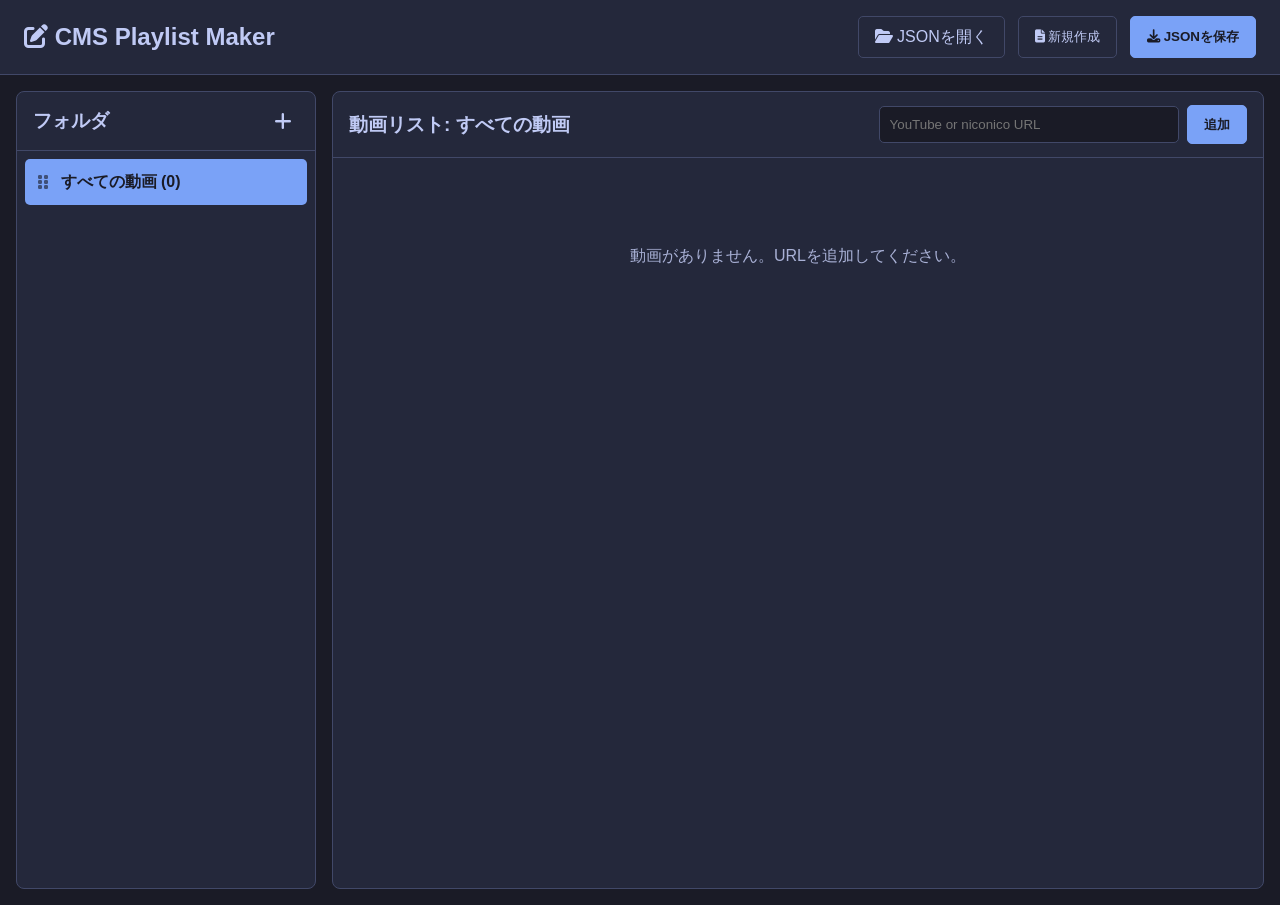
<file: make.html>
<!DOCTYPE html>
<html lang="ja">
<head>
    <meta charset="UTF-8">
    <meta name="viewport" content="width=device-width, initial-scale=1.0">
    <title>CMS Playlist Maker</title>
    <link rel="stylesheet" href="https://cdnjs.cloudflare.com/ajax/libs/font-awesome/6.4.0/css/all.min.css">
</head>
  <style>
    :root {
    --bg-color: #1a1b26;
    --panel-color: #24283b;
    --border-color: #414868;
    --text-color: #c0caf5;
    --sub-text-color: #a9b1d6;
    --primary-color: #7aa2f7;
    --danger-color: #f7768e;
    --success-color: #9ece6a;
    --font-family: 'Segoe UI', 'Meiryo', sans-serif;
}

/* --- Base Styles --- */
body, html {
    margin: 0;
    padding: 0;
    width: 100%;
    height: 100vh;
    font-family: var(--font-family);
    background-color: var(--bg-color);
    color: var(--text-color);
    overflow: hidden;
    font-size: 16px;
    box-sizing: border-box;
}
*, *:before, *:after { box-sizing: inherit; }

.hidden { display: none !important; }

/* --- Header --- */
header {
    display: flex;
    justify-content: space-between;
    align-items: center;
    padding: 1rem 1.5rem;
    background-color: var(--panel-color);
    border-bottom: 1px solid var(--border-color);
    flex-shrink: 0;
}
header h1 {
    margin: 0;
    font-size: 1.5rem;
}
.header-actions {
    display: flex;
    gap: 0.8rem;
}

/* --- Main Layout --- */
.editor-container {
    display: flex;
    gap: 1rem;
    padding: 1rem;
    height: calc(100vh - 70px); /* 70px is header height */
}
.panel {
    background-color: var(--panel-color);
    border-radius: 8px;
    border: 1px solid var(--border-color);
    display: flex;
    flex-direction: column;
    overflow: hidden;
}
.panel-header {
    display: flex;
    justify-content: space-between;
    align-items: center;
    padding: 0.8rem 1rem;
    border-bottom: 1px solid var(--border-color);
    flex-shrink: 0;
}
.panel-header h2 {
    margin: 0;
    font-size: 1.2rem;
}
.folder-panel {
    width: 300px;
    flex-shrink: 0;
}
.items-panel {
    flex-grow: 1;
}

/* --- Lists --- */
.list-container {
    overflow-y: auto;
    padding: 0.5rem;
    height: 100%;
}
.list-item {
    display: flex;
    align-items: center;
    padding: 0.8rem;
    margin-bottom: 0.5rem;
    background-color: rgba(0,0,0,0.2);
    border-radius: 5px;
    cursor: grab;
    transition: background-color 0.2s;
    user-select: none;
}
.list-item:hover {
    background-color: rgba(122, 162, 247, 0.2);
}
.list-item.active {
    background-color: var(--primary-color);
    color: var(--bg-color);
    font-weight: bold;
}
.list-item.dragging {
    opacity: 0.5;
    background: var(--border-color);
}
.drag-handle {
    margin-right: 0.8rem;
    opacity: 0.6;
}
.list-item-content {
    flex-grow: 1;
    overflow: hidden;
    text-overflow: ellipsis;
    white-space: nowrap;
}
.item-thumb {
    width: 80px;
    height: 45px;
    object-fit: cover;
    border-radius: 4px;
    margin-right: 1rem;
    flex-shrink: 0;
}
.item-info {
    display: flex;
    flex-direction: column;
    gap: 0.2rem;
    min-width: 0;
}
.item-info .title { font-size: 1rem; font-weight: 500; }
.item-info .channel { font-size: 0.8rem; opacity: 0.8; }

.empty-state {
    text-align: center;
    padding: 4rem;
    color: var(--sub-text-color);
}

/* --- Forms & Buttons --- */
.btn {
    padding: 0.6rem 1rem;
    border-radius: 5px;
    border: 1px solid var(--border-color);
    background-color: var(--panel-color);
    color: var(--text-color);
    cursor: pointer;
    font-weight: 500;
    transition: all 0.2s;
}
.btn:hover {
    border-color: var(--primary-color);
    color: var(--primary-color);
}
.btn.btn-primary {
    background-color: var(--primary-color);
    border-color: var(--primary-color);
    color: var(--bg-color);
    font-weight: bold;
}
.btn.btn-primary:hover {
    filter: brightness(1.2);
}
.btn-icon {
    background: none;
    border: none;
    color: var(--text-color);
    font-size: 1.2rem;
    cursor: pointer;
    padding: 0.4rem;
    border-radius: 50%;
    width: 32px;
    height: 32px;
}
.btn-icon:hover {
    background-color: var(--border-color);
}
.btn-delete { color: var(--danger-color); }
.btn-edit { color: var(--sub-text-color); }

.item-actions {
    display: flex;
    gap: 0.5rem;
    align-items: center;
}
#input-video-url {
    padding: 0.6rem;
    border: 1px solid var(--border-color);
    border-radius: 5px;
    background-color: var(--bg-color);
    color: var(--text-color);
    width: 300px;
}

/* --- Toast Notification --- */
.toast {
    position: fixed;
    bottom: -100px;
    left: 50%;
    transform: translateX(-50%);
    padding: 1rem 1.5rem;
    border-radius: 8px;
    color: #fff;
    font-weight: bold;
    transition: bottom 0.5s ease-in-out;
    z-index: 1000;
}
.toast.show { bottom: 20px; }
.toast.success { background-color: var(--success-color); }
.toast.error { background-color: var(--danger-color); }
.toast.info { background-color: var(--primary-color); }

/* --- Responsive (Mobile) --- */
@media (max-width: 768px) {
    header { flex-direction: column; gap: 1rem; }
    .editor-container { flex-direction: column; height: calc(100vh - 125px); }
    .folder-panel { width: 100%; height: 200px; }
    #input-video-url { width: 100%; }
    .item-actions { width: 100%; }
}
  </style>
<body>

    <header>
        <h1><i class="fas fa-edit"></i> CMS Playlist Maker</h1>
        <div class="header-actions">
            <label for="import-json" class="btn"><i class="fas fa-folder-open"></i> JSONを開く</label>
            <input type="file" id="import-json" accept=".json,application/json" class="hidden">
            <button id="btn-new" class="btn"><i class="fas fa-file-alt"></i> 新規作成</button>
            <button id="btn-export" class="btn btn-primary"><i class="fas fa-download"></i> JSONを保存</button>
        </div>
    </header>

    <main class="editor-container">
        <!-- Folder Column -->
        <aside class="panel folder-panel">
            <div class="panel-header">
                <h2>フォルダ</h2>
                <button id="btn-add-folder" class="btn-icon" title="新しいフォルダを作成"><i class="fas fa-plus"></i></button>
            </div>
            <div id="folder-list" class="list-container">
                <!-- Folders will be rendered here by JS -->
            </div>
        </aside>

        <!-- Items Column -->
        <section class="panel items-panel">
            <div class="panel-header">
                <h2 id="current-folder-title">動画リスト</h2>
                <div class="item-actions">
                    <input type="text" id="input-video-url" placeholder="YouTube or niconico URL">
                    <button id="btn-add-video" class="btn btn-primary">追加</button>
                </div>
            </div>
            <div id="item-list" class="list-container">
                <div class="empty-state">
                    <p>左のメニューからフォルダを選択するか、新しい動画を追加してください。</p>
                </div>
            </div>
        </section>
    </main>

    <!-- Toast Notification -->
    <div id="toast" class="toast"></div>
<script>
document.addEventListener('DOMContentLoaded', () => {

    // --- STATE ---
    let mediaItems = [];
    let folderSettings = [];
    let currentFolder = '__all';

    // --- DOM ELEMENTS ---
    const importInput = document.getElementById('import-json');
    const btnNew = document.getElementById('btn-new');
    const btnExport = document.getElementById('btn-export');
    const btnAddFolder = document.getElementById('btn-add-folder');
    const btnAddVideo = document.getElementById('btn-add-video');
    const folderListEl = document.getElementById('folder-list');
    const itemListEl = document.getElementById('item-list');
    const urlInput = document.getElementById('input-video-url');
    const currentFolderTitleEl = document.getElementById('current-folder-title');
    const toastEl = document.getElementById('toast');

    // --- INITIALIZATION ---
    init();

    function init() {
        // Event Listeners
        importInput.addEventListener('change', handleFileImport);
        btnNew.addEventListener('click', handleNewPlaylist);
        btnExport.addEventListener('click', handleExport);
        btnAddFolder.addEventListener('click', handleAddFolder);
        btnAddVideo.addEventListener('click', fetchAndAddVideo);
        urlInput.addEventListener('keypress', (e) => {
            if (e.key === 'Enter') fetchAndAddVideo();
        });

        setupDragAndDrop();
        renderAll();
    }

    // --- RENDER FUNCTIONS ---
    function renderAll() {
        renderFolders();
        renderItems();
    }

    function renderFolders() {
        folderListEl.innerHTML = '';
        
        // Add "All Videos" virtual folder
        const allVideosItem = createFolderItem('__all', 'すべての動画');
        folderListEl.appendChild(allVideosItem);

        // Render user folders
        folderSettings.sort((a, b) => a.order - b.order).forEach(folder => {
            const folderItem = createFolderItem(folder.folderName);
            folderListEl.appendChild(folderItem);
        });
    }
    
    function createFolderItem(name, displayName = null) {
        const div = document.createElement('div');
        div.className = 'list-item';
        div.dataset.folderName = name;
        div.draggable = (name !== '__all');

        const itemCount = (name === '__all')
            ? mediaItems.length
            : mediaItems.filter(item => (item.folders || []).includes(name)).length;

        div.innerHTML = `
            <i class="fas fa-grip-vertical drag-handle"></i>
            <div class="list-item-content">${displayName || name} (${itemCount})</div>
            ${name !== '__all' ? `
                <button class="btn-icon btn-edit" title="名前を変更"><i class="fas fa-pen"></i></button>
                <button class="btn-icon btn-delete" title="フォルダを削除"><i class="fas fa-trash"></i></button>
            ` : ''}
        `;
        
        if (name === currentFolder) div.classList.add('active');

        // Event listeners for the item
        div.addEventListener('click', () => selectFolder(name));
        if (name !== '__all') {
            div.querySelector('.btn-edit').addEventListener('click', (e) => {
                e.stopPropagation();
                handleEditFolder(name);
            });
            div.querySelector('.btn-delete').addEventListener('click', (e) => {
                e.stopPropagation();
                handleDeleteFolder(name);
            });
        }
        return div;
    }

    function renderItems() {
        itemListEl.innerHTML = '';
        currentFolderTitleEl.textContent = `動画リスト: ${currentFolder === '__all' ? 'すべての動画' : currentFolder}`;

        const itemsToRender = (currentFolder === '__all')
            ? mediaItems
            : mediaItems.filter(item => (item.folders || []).includes(currentFolder));

        if (itemsToRender.length === 0) {
            itemListEl.innerHTML = `<div class="empty-state"><p>${currentFolder === '__all' ? '動画がありません。URLを追加してください。' : 'このフォルダには動画がありません。'}</p></div>`;
            return;
        }

        itemsToRender.forEach((item, index) => {
            const div = document.createElement('div');
            div.className = 'list-item';
            div.dataset.itemId = item.originalIndex; // Use originalIndex as a unique ID
            div.draggable = true;

            div.innerHTML = `
                <i class="fas fa-grip-vertical drag-handle"></i>
                <img src="${item.thumbnail}" class="item-thumb" alt="thumbnail">
                <div class="list-item-content item-info">
                    <span class="title" title="${item.title}">${item.title}</span>
                    <span class="channel">${item.channelName}</span>
                </div>
                <button class="btn-icon btn-delete" title="動画を削除"><i class="fas fa-trash"></i></button>
            `;

            div.querySelector('.btn-delete').addEventListener('click', (e) => {
                e.stopPropagation();
                handleDeleteItem(item.originalIndex);
            });

            itemListEl.appendChild(div);
        });
    }

    // --- HANDLERS ---
    function handleFileImport(event) {
        const file = event.target.files[0];
        if (!file) return;
        const reader = new FileReader();
        reader.onload = (e) => {
            try {
                const data = JSON.parse(e.target.result);
                mediaItems = data.mediaItems || [];
                // Ensure unique IDs
                mediaItems.forEach((item, idx) => item.originalIndex = idx);
                folderSettings = data.folderSettings || [];
                currentFolder = '__all';
                showToast('JSONファイルを読み込みました', 'success');
                renderAll();
            } catch (error) {
                showToast('JSONファイルの解析に失敗しました', 'error');
                console.error(error);
            }
        };
        reader.readAsText(file);
    }

    function handleNewPlaylist() {
        if (confirm('現在の編集内容を破棄して、新しいプレイリストを作成しますか？')) {
            mediaItems = [];
            folderSettings = [];
            currentFolder = '__all';
            renderAll();
            showToast('新しいプレイリストを作成しました', 'info');
        }
    }

    function handleExport() {
        if (mediaItems.length === 0) {
            showToast('エクスポートする動画がありません', 'error');
            return;
        }
        // Re-index items before export
        const itemsToExport = [...mediaItems].map((item, index) => ({...item, originalIndex: index}));

        const data = {
            mediaItems: itemsToExport,
            folderSettings: folderSettings
        };
        const blob = new Blob([JSON.stringify(data, null, 2)], { type: 'application/json' });
        const url = URL.createObjectURL(blob);
        const a = document.createElement('a');
        a.href = url;
        a.download = `playlist_${new Date().toISOString().slice(0, 10)}.json`;
        a.click();
        URL.revokeObjectURL(url);
        showToast('JSONファイルとして保存しました', 'success');
    }

    function handleAddFolder() {
        const folderName = prompt('新しいフォルダ名を入力してください:');
        if (folderName && folderName.trim() !== '') {
            if (folderSettings.some(f => f.folderName === folderName)) {
                alert('同じ名前のフォルダが既に存在します。');
                return;
            }
            const newOrder = folderSettings.length > 0 ? Math.max(...folderSettings.map(f => f.order)) + 1 : 1;
            folderSettings.push({ folderName, order: newOrder });
            renderFolders();
        }
    }

    function handleEditFolder(oldName) {
        const newName = prompt(`フォルダ名を変更:\n(現在の名前: ${oldName})`, oldName);
        if (newName && newName.trim() !== '' && newName !== oldName) {
            // Update folderSettings
            const folder = folderSettings.find(f => f.folderName === oldName);
            if(folder) folder.folderName = newName;

            // Update items
            mediaItems.forEach(item => {
                if (item.folders && item.folders.includes(oldName)) {
                    item.folders = item.folders.map(f => f === oldName ? newName : f);
                }
            });

            if (currentFolder === oldName) currentFolder = newName;
            renderAll();
        }
    }

    function handleDeleteFolder(folderName) {
        if (confirm(`フォルダ「${folderName}」を削除しますか？\n(中の動画は削除されず、「未分類」になります)`)) {
            folderSettings = folderSettings.filter(f => f.folderName !== folderName);
            mediaItems.forEach(item => {
                if (item.folders) {
                    item.folders = item.folders.filter(f => f !== folderName);
                }
            });
            if (currentFolder === folderName) currentFolder = '__all';
            renderAll();
        }
    }
    
    function handleDeleteItem(itemId) {
        if (confirm('この動画をプレイリストから削除しますか？')) {
            mediaItems = mediaItems.filter(item => item.originalIndex !== itemId);
            renderAll();
        }
    }

    function selectFolder(folderName) {
        currentFolder = folderName;
        document.querySelectorAll('#folder-list .list-item').forEach(el => {
            el.classList.toggle('active', el.dataset.folderName === folderName);
        });
        renderItems();
    }

    // --- Video Data Fetching ---
    async function fetchAndAddVideo() {
        const url = urlInput.value.trim();
        if (!url) return;
        
        showToast('動画情報を取得中...', 'info');
        
        try {
            const data = await getVideoData(url);
            const newItem = {
                ...data,
                url: url,
                savedAt: new Date().toISOString(),
                playCount: 0,
                folders: (currentFolder !== '__all') ? [currentFolder] : [],
                originalIndex: mediaItems.length > 0 ? Math.max(...mediaItems.map(i => i.originalIndex)) + 1 : 0
            };

            mediaItems.push(newItem);
            urlInput.value = '';
            showToast('動画を追加しました', 'success');
            renderAll();

        } catch (error) {
            showToast(`情報の取得に失敗: ${error.message}`, 'error');
            console.error(error);
        }
    }

    async function getVideoData(url) {
        let endpoint = '';
        let site = '';
        if (url.includes('youtube.com') || url.includes('youtu.be')) {
            site = 'youtube';
            endpoint = `https://www.youtube.com/oembed?url=${encodeURIComponent(url)}&format=json`;
        } else if (url.includes('nicovideo.jp') || url.includes('nico.ms')) {
            site = 'niconico';
            endpoint = `https://www.nicovideo.jp/oembed?url=${encodeURIComponent(url)}`;
        } else {
            throw new Error('サポートされていないURLです');
        }

        // IMPORTANT: Client-side fetching is blocked by CORS. A proxy is required.
        // Replace this with your own CORS proxy server.
        const proxyUrl = 'https://cors-anywhere.herokuapp.com/';
        const response = await fetch(proxyUrl + endpoint);

        if (!response.ok) {
            throw new Error('APIからデータを取得できませんでした');
        }
        
        const data = await response.json();

        return {
            site: site,
            title: data.title,
            channelName: data.author_name,
            thumbnail: data.thumbnail_url
        };
    }
    
    // --- UTILITIES ---
    function showToast(message, type = 'info') {
        toastEl.textContent = message;
        toastEl.className = `toast show ${type}`;
        setTimeout(() => {
            toastEl.className = 'toast';
        }, 3000);
    }
    
    // --- DRAG AND DROP ---
    function setupDragAndDrop() {
        let draggedItem = null;

        const handleDragStart = (e) => {
            draggedItem = e.target;
            setTimeout(() => e.target.classList.add('dragging'), 0);
        };

        const handleDragEnd = (e) => {
            e.target.classList.remove('dragging');
        };
        
        const handleDragOver = (e) => {
            e.preventDefault();
            const container = e.currentTarget;
            const afterElement = getDragAfterElement(container, e.clientY);
            const dragging = container.querySelector('.dragging');
            if (dragging) {
                 if (afterElement == null) {
                    container.appendChild(dragging);
                } else {
                    container.insertBefore(dragging, afterElement);
                }
            }
        };

        const handleDrop = (e) => {
            const container = e.currentTarget;
            const isFolderList = container.id === 'folder-list';
            const listItems = [...container.querySelectorAll('.list-item')];

            if (isFolderList) {
                // Update folderSettings order
                const newOrder = listItems.map(item => item.dataset.folderName).filter(name => name !== '__all');
                folderSettings.forEach(folder => {
                    const index = newOrder.indexOf(folder.folderName);
                    if (index !== -1) folder.order = index;
                });
                renderFolders(); // Re-render to update counts and maintain active state
            } else {
                // Update mediaItems order (only for current folder view)
                const newOrderIds = listItems.map(item => parseInt(item.dataset.itemId));
                // This is a simple re-ordering. More complex logic needed for cross-folder sorting.
                // For this implementation, we reorder the base `mediaItems` array.
                mediaItems.sort((a, b) => {
                    return newOrderIds.indexOf(a.originalIndex) - newOrderIds.indexOf(b.originalIndex);
                });
                renderItems();
            }
        };

        folderListEl.addEventListener('dragstart', handleDragStart);
        folderListEl.addEventListener('dragend', handleDragEnd);
        folderListEl.addEventListener('dragover', handleDragOver);
        folderListEl.addEventListener('drop', handleDrop);
        
        itemListEl.addEventListener('dragstart', handleDragStart);
        itemListEl.addEventListener('dragend', handleDragEnd);
        itemListEl.addEventListener('dragover', handleDragOver);
        itemListEl.addEventListener('drop', handleDrop);
    }

    function getDragAfterElement(container, y) {
        const draggableElements = [...container.querySelectorAll('.list-item:not(.dragging)')];
        return draggableElements.reduce((closest, child) => {
            const box = child.getBoundingClientRect();
            const offset = y - box.top - box.height / 2;
            if (offset < 0 && offset > closest.offset) {
                return { offset: offset, element: child };
            } else {
                return closest;
            }
        }, { offset: Number.NEGATIVE_INFINITY }).element;
    }

});
</script>
</body>
</html>
</file>
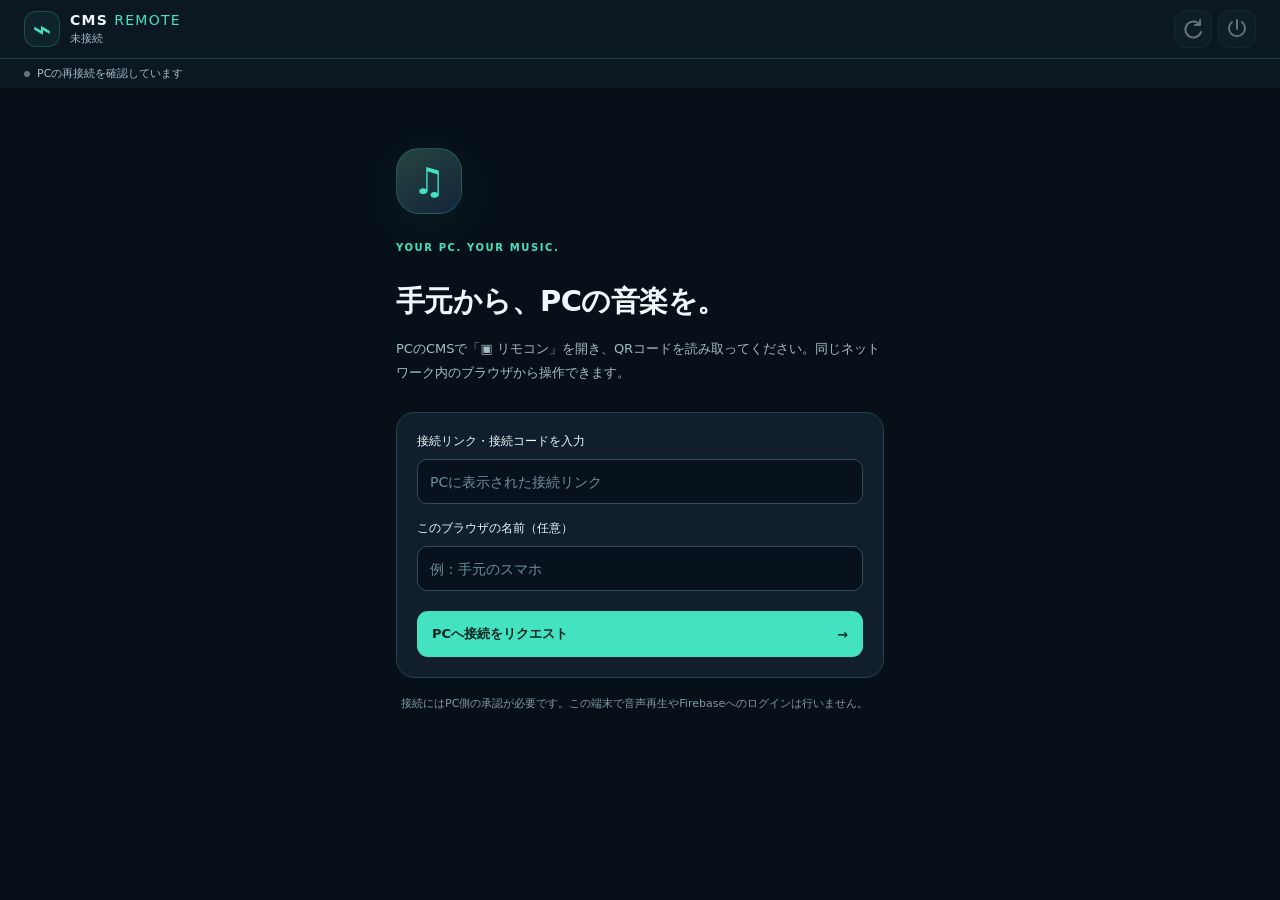
<file: remote.html>
<!doctype html>
<html lang="ja">
<head>
  <meta charset="utf-8">
  <meta name="viewport" content="width=device-width, initial-scale=1, viewport-fit=cover">
  <meta name="referrer" content="no-referrer">
  <meta name="color-scheme" content="dark">
  <title>CMS Remote — PCの音楽を操作</title>
  <link rel="stylesheet" href="remote-client.css?v=2026111101">
  <script src="remote-client.js?v=2026111003" defer></script>
  <script src="remote-mobile.js?v=2026111101" defer></script>
</head>
<body>
  <header class="remote-topbar">
    <div class="remote-brand"><span class="remote-brand-icon" aria-hidden="true">⌁</span><div><strong>CMS <span>REMOTE</span></strong><small id="remote-status" role="status">接続を待っています</small></div></div>
    <div class="remote-actions">
      <button id="remote-refresh" type="button" title="PCの表示を更新" aria-label="PCの表示を更新" disabled><svg viewBox="0 0 24 24" aria-hidden="true"><path d="M19 8a8 8 0 1 0 1 7M19 3v5h-5"/></svg></button>
      <button id="remote-disconnect" type="button" title="接続を解除" aria-label="接続を解除" disabled><svg viewBox="0 0 24 24" aria-hidden="true"><path d="M12 3v9M7 5a8 8 0 1 0 10 0"/></svg></button>
    </div>
  </header>
  <div class="remote-context" id="remote-context"><span class="remote-connection-dot" id="remote-connection-dot"></span><span id="remote-context-text">音はPCから再生されます</span><button id="remote-layout" type="button" aria-pressed="false" hidden>PC表示</button></div>
  <main id="remote-main">
    <section class="remote-welcome" id="remote-welcome">
      <div class="remote-welcome-icon" aria-hidden="true">♫</div>
      <p class="remote-eyebrow">YOUR PC. YOUR MUSIC.</p>
      <h1>手元から、PCの音楽を。</h1>
      <p>PCのCMSで「▣ リモコン」を開き、QRコードを読み取ってください。同じネットワーク内のブラウザから操作できます。</p>
      <form id="remote-pair-form" autocomplete="off">
        <label for="remote-invite">接続リンク・接続コードを入力</label>
        <input id="remote-invite" type="text" inputmode="url" placeholder="PCに表示された接続リンク" autocomplete="off" autocapitalize="none" spellcheck="false" maxlength="4096" required>
        <label class="remote-label" for="remote-device-label">このブラウザの名前（任意）</label>
        <input id="remote-device-label" type="text" placeholder="例：手元のスマホ" autocomplete="off" maxlength="60">
        <button class="remote-primary" id="remote-connect" type="submit">PCへ接続をリクエスト <span aria-hidden="true">→</span></button>
      </form>
      <p class="remote-note">接続にはPC側の承認が必要です。この端末で音声再生やFirebaseへのログインは行いません。</p>
    </section>
    <section class="remote-waiting" id="remote-waiting" hidden aria-live="polite">
      <div class="remote-waiting-orbit" aria-hidden="true"><span></span><span></span><span></span></div>
      <h1 id="remote-waiting-title">PCの承認を待っています</h1>
      <p id="remote-waiting-text">PCに表示された接続リクエストを承認してください。</p>
      <button id="remote-cancel" type="button" class="remote-secondary">接続を取り消す</button>
    </section>
    <section class="remote-view" id="remote-view" hidden aria-label="PCのCMS遠隔操作画面">
      <section id="remote-mobile" hidden aria-label="CMS A1 モバイルリモコン"></section>
      <iframe id="remote-frame" title="PCのCMS操作画面" sandbox="allow-same-origin" referrerpolicy="no-referrer"></iframe>
      <div class="remote-view-curtain" id="remote-view-curtain" hidden><span class="remote-spinner" aria-hidden="true"></span><strong id="remote-curtain-text">再接続しています…</strong><p>接続が戻るまで操作を停止します。操作を自動で再送することはありません。</p></div>
    </section>
  </main>
  <div class="remote-toast" id="remote-toast" role="status" aria-live="polite" hidden></div>
  <noscript>遠隔操作にはJavaScriptを有効にしてください。</noscript>
</body>
</html>
</file>
<file: remote-client.css>
:root{color-scheme:dark;--remote-bg:#071018;--remote-panel:#101f2b;--remote-border:#24404b;--remote-accent:#43e2c0;--remote-text:#f0f8fb;--remote-muted:#a7bcc7;font-family:system-ui,-apple-system,BlinkMacSystemFont,"Segoe UI","Noto Sans JP",sans-serif;background:var(--remote-bg);color:var(--remote-text)}
*{box-sizing:border-box}html,body{width:100%;height:100%;margin:0}body{display:flex;flex-direction:column;overflow:hidden}button,input{font:inherit}button{touch-action:manipulation;cursor:pointer}button:focus-visible,input:focus-visible{outline:2px solid var(--remote-accent);outline-offset:3px}button:disabled{cursor:default;opacity:.4}[hidden]{display:none!important}
.remote-topbar{display:flex;align-items:center;justify-content:space-between;gap:16px;flex:none;padding:calc(10px + env(safe-area-inset-top)) max(14px,env(safe-area-inset-right)) 10px max(14px,env(safe-area-inset-left));border-bottom:1px solid var(--remote-border);background:#0b1721;z-index:10}.remote-brand{display:flex;align-items:center;gap:10px;min-width:0}.remote-brand-icon{width:36px;height:36px;border:1px solid #43e2c03b;border-radius:12px;display:grid;place-items:center;color:var(--remote-accent);font-size:32px;line-height:1;background:#43e2c010}.remote-brand strong{display:block;font-size:14px;letter-spacing:.09em}.remote-brand strong span{font-weight:500;color:var(--remote-accent)}.remote-brand small{display:block;margin-top:3px;font-size:11px;letter-spacing:.01em;color:var(--remote-muted)}.remote-actions{display:flex;gap:6px}.remote-actions button{border:1px solid var(--remote-border);border-radius:11px;background:#162632;color:var(--remote-text);width:38px;height:38px;font-size:23px;display:grid;place-items:center}.remote-actions button:hover:not(:disabled){background:#214039}.remote-context{min-height:29px;display:flex;align-items:center;gap:7px;padding:5px max(14px,env(safe-area-inset-left));color:var(--remote-muted);font-size:11px;flex:none;background:#0b1721}.remote-connection-dot{width:6px;height:6px;flex:none;border-radius:50%;background:#637582}.remote-connection-dot.connected{background:var(--remote-accent);box-shadow:0 0 0 3px #43e2c013}.remote-context button{margin-left:auto;border:0;background:transparent;color:var(--remote-accent);font-size:11px;padding:3px 7px}
#remote-main{min-height:0;flex:1;position:relative;overflow:auto}.remote-welcome,.remote-waiting{max-width:540px;margin:0 auto;padding:clamp(24px,6vh,70px) 26px 40px}.remote-welcome-icon{display:grid;place-items:center;width:66px;height:66px;border-radius:23px;color:var(--remote-accent);font-size:37px;background:linear-gradient(145deg,#25453e,#13243b);border:1px solid #43e2c033;box-shadow:0 12px 50px #43e2c012}.remote-eyebrow{font-size:10px!important;font-weight:700;letter-spacing:.16em;color:var(--remote-accent)!important;margin-top:25px!important}.remote-welcome h1,.remote-waiting h1{font-size:clamp(21px,5vw,29px);font-weight:750;line-height:1.5;margin:8px 0 14px;letter-spacing:-.02em}.remote-welcome p,.remote-waiting p{line-height:1.85;font-size:13px;color:var(--remote-muted);margin:0 0 22px}.remote-welcome form{padding:20px;border:1px solid var(--remote-border);border-radius:18px;background:#101f2b;margin-top:27px}.remote-welcome label{display:block;font-size:12px;color:var(--remote-text);margin-bottom:9px}.remote-welcome .remote-label{margin-top:16px}.remote-welcome input{display:block;width:100%;height:45px;border:1px solid #344c5a;border-radius:10px;background:#07121c;color:var(--remote-text);padding:10px 12px;font-size:14px;min-width:0}.remote-welcome input::placeholder{color:#728d9d}.remote-primary{display:flex;align-items:center;justify-content:space-between;gap:8px;width:100%;margin-top:20px;border:0;border-radius:11px;background:var(--remote-accent);color:#062621;font-weight:750;padding:13px 15px;font-size:13px;min-height:46px}.remote-note{font-size:11px!important;margin:16px 5px!important;color:#819aa7!important}.remote-waiting{text-align:center;padding-top:20vh}.remote-secondary{border:1px solid var(--remote-border);border-radius:11px;padding:11px 20px;color:var(--remote-text);background:#142431;font-size:13px}.remote-waiting-orbit{display:flex;justify-content:center;gap:7px;margin-bottom:30px}.remote-waiting-orbit span{width:9px;height:9px;border-radius:50%;background:var(--remote-accent);animation:remote-pulse 1.2s ease-in-out infinite}.remote-waiting-orbit span:nth-child(2){animation-delay:.15s}.remote-waiting-orbit span:nth-child(3){animation-delay:.3s}
.remote-view{position:relative;width:100%;height:100%;background:#071018;overflow:hidden}.remote-view iframe{display:block;width:100%;height:100%;border:0;background:#071018}.remote-view-curtain{position:absolute;inset:0;display:flex;flex-direction:column;justify-content:center;align-items:center;gap:15px;padding:30px;text-align:center;z-index:20;background:#071018eb;backdrop-filter:blur(5px)}.remote-view-curtain strong{font-size:17px}.remote-view-curtain p{max-width:350px;margin:0;color:var(--remote-muted);font-size:12px;line-height:1.8}.remote-spinner{width:30px;height:30px;border:2px solid #43e2c035;border-top-color:var(--remote-accent);border-radius:50%;animation:remote-spin .8s linear infinite}.remote-toast{position:fixed;z-index:40;bottom:calc(18px + env(safe-area-inset-bottom));left:50%;transform:translateX(-50%);padding:12px 17px;border:1px solid #38596b;border-radius:12px;background:#142a39f5;box-shadow:0 8px 30px #0006;color:#edfaff;font-size:12px;line-height:1.6;max-width:min(90vw,500px);min-width:190px;text-align:center;overflow-wrap:anywhere}.remote-toast.error{border-color:#b17668;background:#34221ff5}
@keyframes remote-pulse{0%,80%,100%{transform:scale(.8);opacity:.4}40%{transform:scale(1.2);opacity:1}}@keyframes remote-spin{to{transform:rotate(360deg)}}@media(prefers-reduced-motion:reduce){*{animation:none!important;scroll-behavior:auto!important}}@media(min-width:800px){.remote-topbar{padding-left:24px;padding-right:24px}.remote-context{padding-left:24px;padding-right:24px}.remote-view:not(.pc-layout){max-width:660px;margin:0 auto;border-inline:1px solid var(--remote-border)}.remote-welcome{padding-top:60px}}
#remote-mobile{height:100%;display:flex;flex-direction:column;overflow:hidden;background:linear-gradient(160deg,#102537,#071018 65%);color:var(--remote-text)}
#remote-mobile button,#remote-mobile input,#remote-mobile select,#remote-mobile textarea{font:inherit;color:inherit;min-height:44px;border:1px solid var(--remote-border);border-radius:10px;background:#102331;padding:8px 12px;touch-action:manipulation}
#remote-mobile input,#remote-mobile select,#remote-mobile textarea{font-size:16px;max-width:100%;min-width:0}
#remote-mobile input[type=checkbox]{min-height:24px;width:24px;accent-color:var(--remote-accent)}
#remote-mobile input[type=range]{accent-color:var(--remote-accent);padding:0;border:0;flex:1;min-width:0}
.native-player{flex:none;padding:10px 16px;background:linear-gradient(125deg,#173d4960,#24304f50);border-bottom:1px solid var(--remote-border)}
.native-player-heading{display:flex;justify-content:space-between;align-items:center;letter-spacing:.13em;font-size:10px;color:var(--remote-accent)}
#remote-mobile .native-player-heading button{font-size:11px;min-height:32px;padding:3px 10px}
.native-now{display:flex;gap:15px;align-items:center;margin:10px 0}.native-now img{width:102px;height:76px;object-fit:cover;border-radius:10px;background:#203642;flex:none}.native-now>div{min-width:0}.native-now h1{margin:5px 0;font-size:17px;line-height:1.45;overflow-wrap:anywhere;display:-webkit-box;-webkit-line-clamp:2;-webkit-box-orient:vertical;overflow:hidden}.native-now small{color:var(--remote-accent);font-size:10px}.native-now p{font-size:12px;color:var(--remote-muted);margin:4px 0}
.native-time,.native-volume{display:flex;align-items:center;gap:10px;font-size:11px;font-variant-numeric:tabular-nums}.native-time span{min-width:33px}.native-controls{display:flex;justify-content:center;align-items:center;gap:12px}.native-controls button{font-size:22px}#remote-mobile #native-play{background:var(--remote-accent);color:#062621;border:0;width:58px;height:50px;font-size:25px}.native-volume{max-width:300px;margin:0 auto}.native-volume output{min-width:35px}
#native-playback-notice{padding:8px;background:#493d22;border:1px solid #8a7547;border-radius:8px;font-size:12px;line-height:1.6;margin:4px 0}
.native-nav{display:flex;flex:none;gap:6px;padding:9px 12px;border-bottom:1px solid var(--remote-border);background:#0c1924}#remote-mobile .native-nav button{flex:1;padding:7px 4px;font-size:12px;background:transparent;border-color:transparent;border-radius:9px}#remote-mobile .native-nav button[aria-current=page]{color:var(--remote-accent);background:#43e2c018;border-color:#43e2c035}
.native-pane{flex:1;min-height:0;display:flex;flex-direction:column;overflow:hidden}.native-toolbar{display:flex;align-items:center;gap:8px;padding:8px 12px;flex:none}.native-toolbar strong{flex:1;min-width:0;font-size:13px;overflow:hidden;text-overflow:ellipsis;white-space:nowrap}#remote-mobile .native-toolbar button{font-size:12px;padding:5px 9px}.native-search{display:flex;gap:7px;padding:0 12px 8px;flex:none}#remote-mobile .native-search input{flex:1;width:0}#remote-mobile .native-search select{width:115px;font-size:12px;padding:4px}
.native-list{overflow:auto;overscroll-behavior:contain;flex:1;min-height:0;padding:0 12px 14px;scrollbar-width:thin;scrollbar-color:#39596b transparent}.native-list::-webkit-scrollbar{width:5px}.native-list::-webkit-scrollbar-thumb{border-radius:9px;background:#39596b}.native-list>p{font-size:13px;line-height:1.8;color:var(--remote-muted);padding:15px}
.native-row{display:flex;align-items:center;gap:9px;min-height:72px;border-bottom:1px solid #24404b88}.native-row.is-playing{background:#43e2c012;border-left:2px solid var(--remote-accent)}.native-row img{width:54px;height:43px;object-fit:cover;border-radius:6px;flex:none}#remote-mobile .native-row-title{flex:1;min-width:0;text-align:left;border:0;background:transparent;padding:7px 3px;line-height:1.5}.native-row-title strong{font-size:13px;font-weight:650;display:block;overflow-wrap:anywhere}.native-row-title small{display:block;color:var(--remote-muted);font-size:11px;margin-top:4px}#remote-mobile .native-row>button:last-child{font-size:21px;padding:6px 9px;background:transparent;border:0;color:var(--remote-accent)}
#remote-mobile .native-folder{display:flex;align-items:center;justify-content:space-between;width:100%;margin:4px 0;text-align:left;padding:12px}.native-folder span{flex:1;overflow-wrap:anywhere}.native-folder strong{flex:none;min-width:50px;text-align:right;color:var(--remote-muted);font-variant-numeric:tabular-nums}
.native-saved-card{border:1px solid var(--remote-border);border-radius:12px;padding:12px;margin:8px 0;background:#13273799}.native-saved-card h3{font-size:15px;margin:3px 0}.native-saved-card p{font-size:12px;color:var(--remote-muted)}.native-saved-card button{margin:0 7px 8px 0}.native-muted{display:block;color:var(--remote-muted);line-height:1.6;font-size:11px}
.native-form{overflow:auto;padding:10px 18px 24px;font-size:13px;line-height:1.65;min-height:0}.native-form h2{font-size:18px}.native-form p{color:var(--remote-muted)}.native-form label{display:flex;flex-wrap:wrap;gap:9px;align-items:center;margin:12px 0}.native-form select,.native-form input:not([type=checkbox]),.native-form textarea{width:100%}.native-form>button{width:100%;margin-top:10px}.native-form details{padding:12px 0;border-block:1px solid var(--remote-border)}.native-form summary{cursor:pointer;padding:8px 0}.native-excluded-folders{max-height:230px;overflow:auto}.native-form .native-excluded-folders label{display:flex;flex-wrap:nowrap;min-height:44px;gap:10px;margin:3px 0}.native-excluded-folders input{flex:none}.native-cloud{border:1px solid var(--remote-border);border-radius:12px;padding:12px}.native-cloud small{display:block;color:var(--remote-accent);margin:7px 0}#native-preview{margin-top:20px}#native-preview>button{display:block;width:100%;margin:8px 0}
.native-fullscreen .native-player{display:none}#remote-mobile dialog{color:var(--remote-text);background:#112332;border:1px solid #375363;border-radius:15px;padding:20px;width:min(92vw,430px)}#remote-mobile dialog::backdrop{background:#000a}#remote-mobile dialog h2{font-size:18px}#remote-mobile dialog p{font-size:13px;line-height:1.8}#remote-mobile dialog input{width:100%}.native-confirm-actions{display:flex;justify-content:flex-end;gap:8px;margin-top:18px}#remote-mobile #native-confirm-ok{color:#062621;background:var(--remote-accent)}
@media(max-height:700px){.native-now img{height:50px;width:75px}.native-now{margin:3px 0}.native-volume{display:none}.native-player{padding-top:4px;padding-bottom:4px}.native-now h1{font-size:14px;-webkit-line-clamp:1}}

/* A1 mobile layout: artwork, playback controls, then a locally browsed list. */
#remote-mobile{--native-radius:12px;font-family:"Bahnschrift","Yu Gothic UI",sans-serif;background:#08131e}
#remote-mobile[data-theme=modern]{--remote-accent:#70baff;--native-radius:15px;font-family:"Segoe UI","Yu Gothic UI",sans-serif}
#remote-mobile[data-theme=nerv]{--remote-accent:#ff9c25;--native-radius:4px;font-family:"Bahnschrift Condensed","Yu Gothic",sans-serif}
#remote-mobile .native-player{position:relative;isolation:isolate;padding:9px 16px 7px;overflow:hidden;background:#10263877}
.native-player:before{content:"";position:absolute;inset:-30px;z-index:-2;background-image:var(--native-artwork);background-size:cover;background-position:center;filter:blur(18px);opacity:.22;pointer-events:none}
.native-artwork{position:relative;display:flex;align-items:center;justify-content:center;height:clamp(125px,23dvh,240px);margin:7px 0 9px;overflow:hidden;border:1px solid var(--remote-border);border-radius:var(--native-radius);background:#061019aa}
.native-artwork:before{content:"";position:absolute;inset:-12px;background-image:var(--native-artwork);background-size:cover;background-position:center;filter:blur(10px);opacity:.4}
.native-artwork img{position:relative;width:100%;height:100%;object-fit:contain}
#native-art-empty{position:relative;font-size:48px;color:var(--remote-accent)}
#remote-mobile .native-now{display:flex;gap:8px;align-items:center;margin:0 0 4px}
.native-now>div{flex:1;min-width:0}
#remote-mobile .native-now h1{font-size:clamp(15px,4.2vw,20px);line-height:1.35;margin:0 0 3px;-webkit-line-clamp:2}
#remote-mobile .native-now p{font-size:12px;line-height:1.25;margin:0 0 4px;white-space:nowrap;text-overflow:ellipsis;overflow:hidden}
#remote-mobile #native-source{display:block;color:var(--remote-accent);font-size:10px;white-space:nowrap;text-overflow:ellipsis;overflow:hidden}
#remote-mobile #native-star{background:transparent;border:0;color:var(--remote-accent);font-size:28px;padding:7px;min-width:44px}
.native-time{gap:8px;margin:3px 0}
.native-time input{height:30px;min-height:30px!important}
.native-controls{position:relative;gap:24px;padding:0 44px}
#remote-mobile .native-controls>button{border:0;background:transparent;font-size:25px;min-width:44px;padding:4px;color:var(--remote-text)}
#remote-mobile #native-play{width:56px;height:56px;border-radius:50%;background:var(--remote-accent);color:#071722;box-shadow:0 0 0 5px #ffffff08}
#remote-mobile #native-volume-toggle{position:absolute;right:0;font-size:20px}
#remote-mobile .native-volume{display:flex;margin:6px auto 0;font-size:11px;max-width:100%}
#remote-mobile [hidden]{display:none!important}
.native-pane{background:#091620bf}
.native-gesture-hint{flex:none;text-align:center;color:var(--remote-muted);font-size:10px;line-height:1.3;margin:0 12px 5px}
.native-list{touch-action:pan-y;-webkit-overflow-scrolling:touch;overscroll-behavior-y:contain}
.native-row-title strong{display:-webkit-box;-webkit-line-clamp:2;-webkit-box-orient:vertical;overflow:hidden}
.native-toolbar{min-height:49px}
#remote-mobile .native-nav{background:#0a1924ad}
#remote-mobile .native-nav button[aria-current=page]{background:color-mix(in srgb,var(--remote-accent) 14%,transparent);border-color:var(--remote-accent)}
#remote-mobile #native-folder-dialog{position:fixed;inset:auto 0 0;margin:0 auto;width:min(100%,660px);max-width:100%;max-height:85dvh;border-radius:18px 18px 0 0;padding:15px 16px calc(16px + env(safe-area-inset-bottom));background:#102330;color:var(--remote-text)}
#native-folder-dialog header{display:flex;align-items:center;justify-content:space-between;gap:10px;position:sticky;top:-15px;background:#102330;z-index:1}
#native-folder-dialog header h2{font-size:17px;margin:8px 0}
#native-folder-dialog>p{font-size:11px;color:var(--remote-muted);margin:4px 0 12px}
#remote-mobile .native-folder{gap:10px;border-radius:var(--native-radius);background:transparent;min-height:53px}
#remote-mobile .native-folder[aria-current=true]{border-color:var(--remote-accent);background:color-mix(in srgb,var(--remote-accent) 12%,transparent)}
.native-fullscreen .native-toolbar{padding-top:12px}
.native-fullscreen .native-row{min-height:76px}
@media(max-height:740px){.native-artwork{height:clamp(90px,19dvh,160px)}#remote-mobile .native-player{padding-top:5px;padding-bottom:5px}#remote-mobile .native-now h1{font-size:15px;-webkit-line-clamp:1}.native-controls{gap:20px}#remote-mobile #native-play{height:48px;width:48px}.native-gesture-hint{display:none}}
@media(max-width:350px){.native-artwork{height:17dvh}.native-nav{padding-block:4px}.native-search{gap:4px}.native-search select{width:100px!important}#remote-mobile #native-back{font-size:11px;padding-inline:4px}}
@media(max-height:640px){.native-artwork{height:64px;margin-block:4px}.native-nav{padding-block:4px}#remote-mobile .native-player{padding-block:4px}#remote-mobile .native-player-heading button{min-height:28px}.native-controls{gap:18px}#remote-mobile #native-play{height:44px;width:44px}#remote-mobile .native-now h1{font-size:14px}}
@media(max-height:640px){.native-player-heading{height:0}.native-player-heading>span{display:none}#remote-mobile .native-player-heading button{position:absolute;right:16px;top:8px;z-index:2;background:#0b1a25e8}}

#remote-mobile[data-theme="sf"] *,#remote-mobile[data-theme="sf"] *::before,#remote-mobile[data-theme="sf"] *::after{border-radius:0!important}
.native-fullscreen #native-settings,.native-fullscreen #native-create{height:100%;max-height:none;overflow-y:auto;overscroll-behavior:contain}
.remote-actions svg,#remote-mobile .native-controls svg{display:block;width:24px;height:24px;fill:none;stroke:currentColor;stroke-width:2;stroke-linecap:round;stroke-linejoin:round;margin:auto}
#remote-mobile #native-play svg{width:28px;height:28px}
#native-title[role=button]{cursor:pointer;touch-action:manipulation}
#native-title:focus-visible{outline:2px solid var(--remote-accent);outline-offset:3px}
body[data-theme=sf]{--remote-accent:#38dcf2;--remote-border:#276578;font-family:'Rajdhani','Consolas','Noto Sans JP',sans-serif}
body[data-theme=nerv]{--remote-accent:#ff9e29;--remote-border:#75502c;font-family:'Oswald','Noto Serif JP','Yu Mincho',serif}
body[data-theme=modern]{--remote-accent:#64b5f6;--remote-border:#40536b;font-family:system-ui,'Noto Sans JP',sans-serif}
body[data-theme=sf] *,body[data-theme=sf] *::before,body[data-theme=sf] *::after{border-radius:0!important}
</file>
